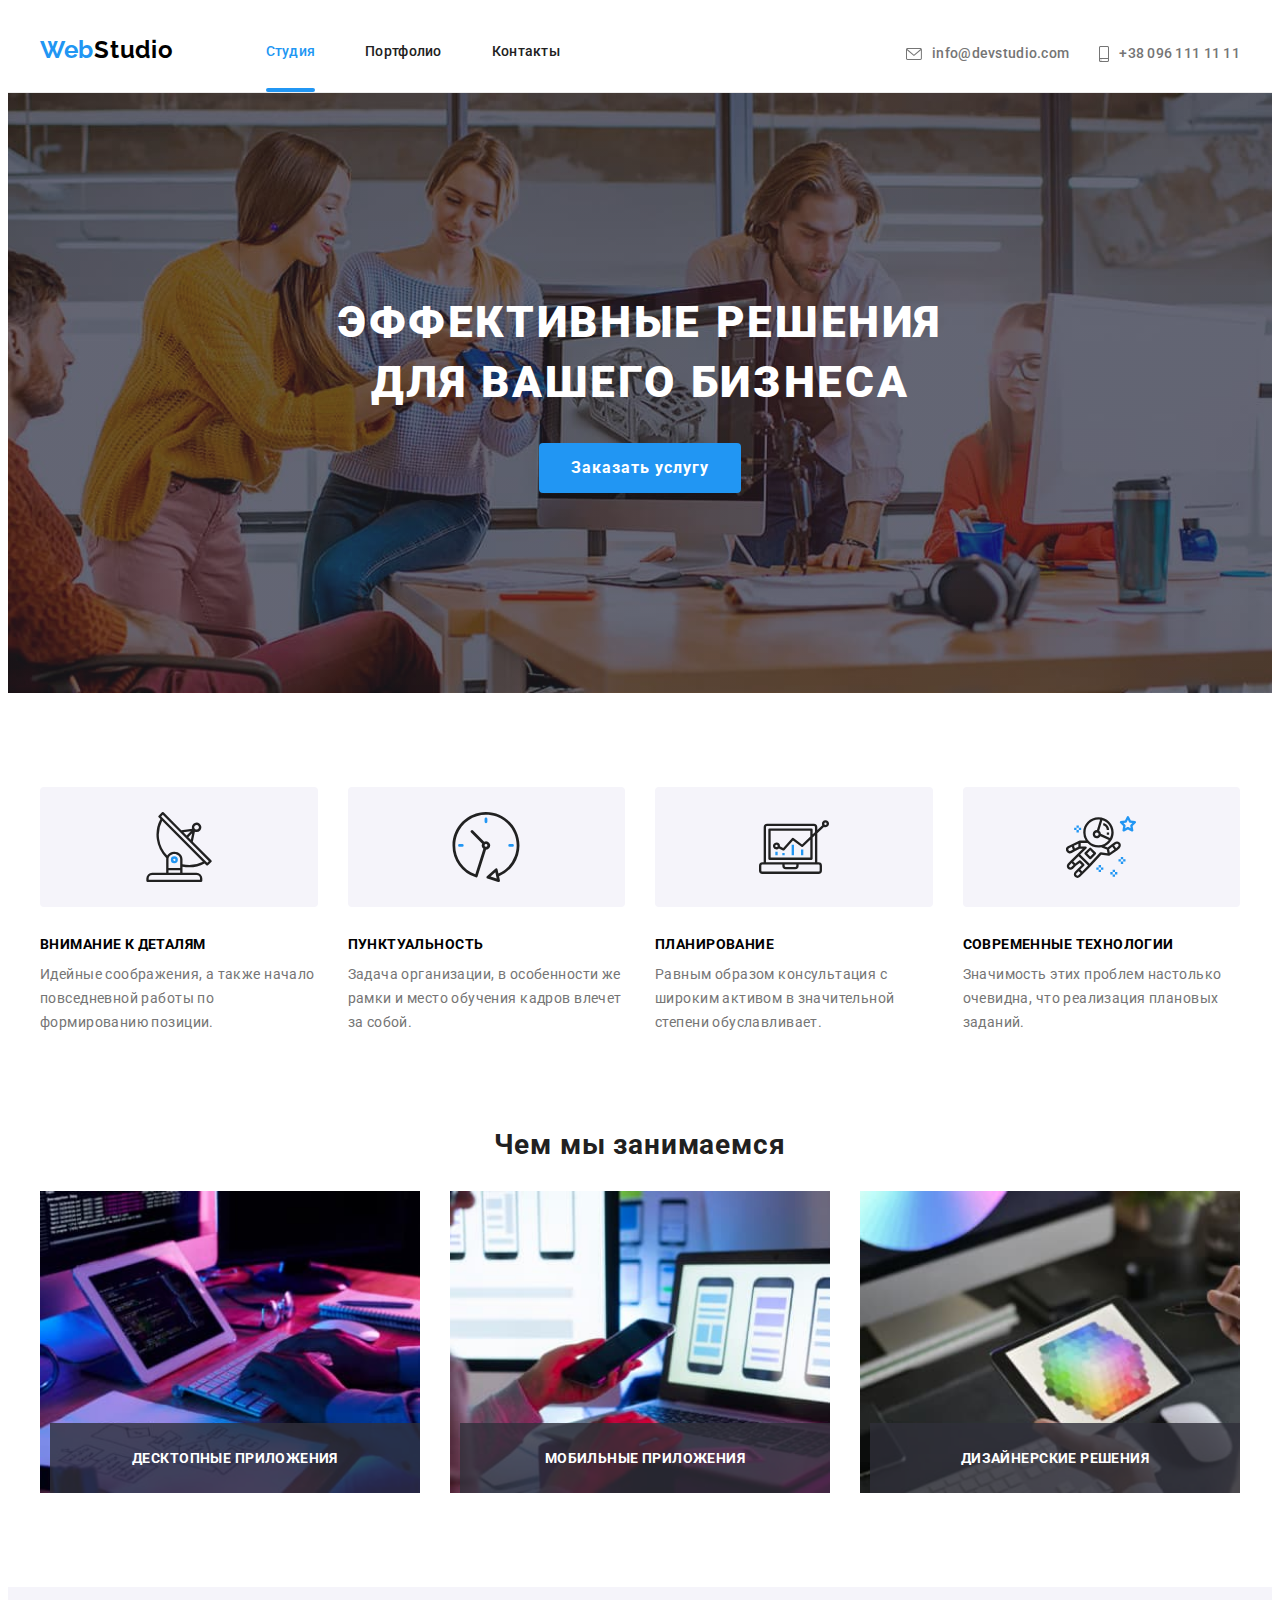
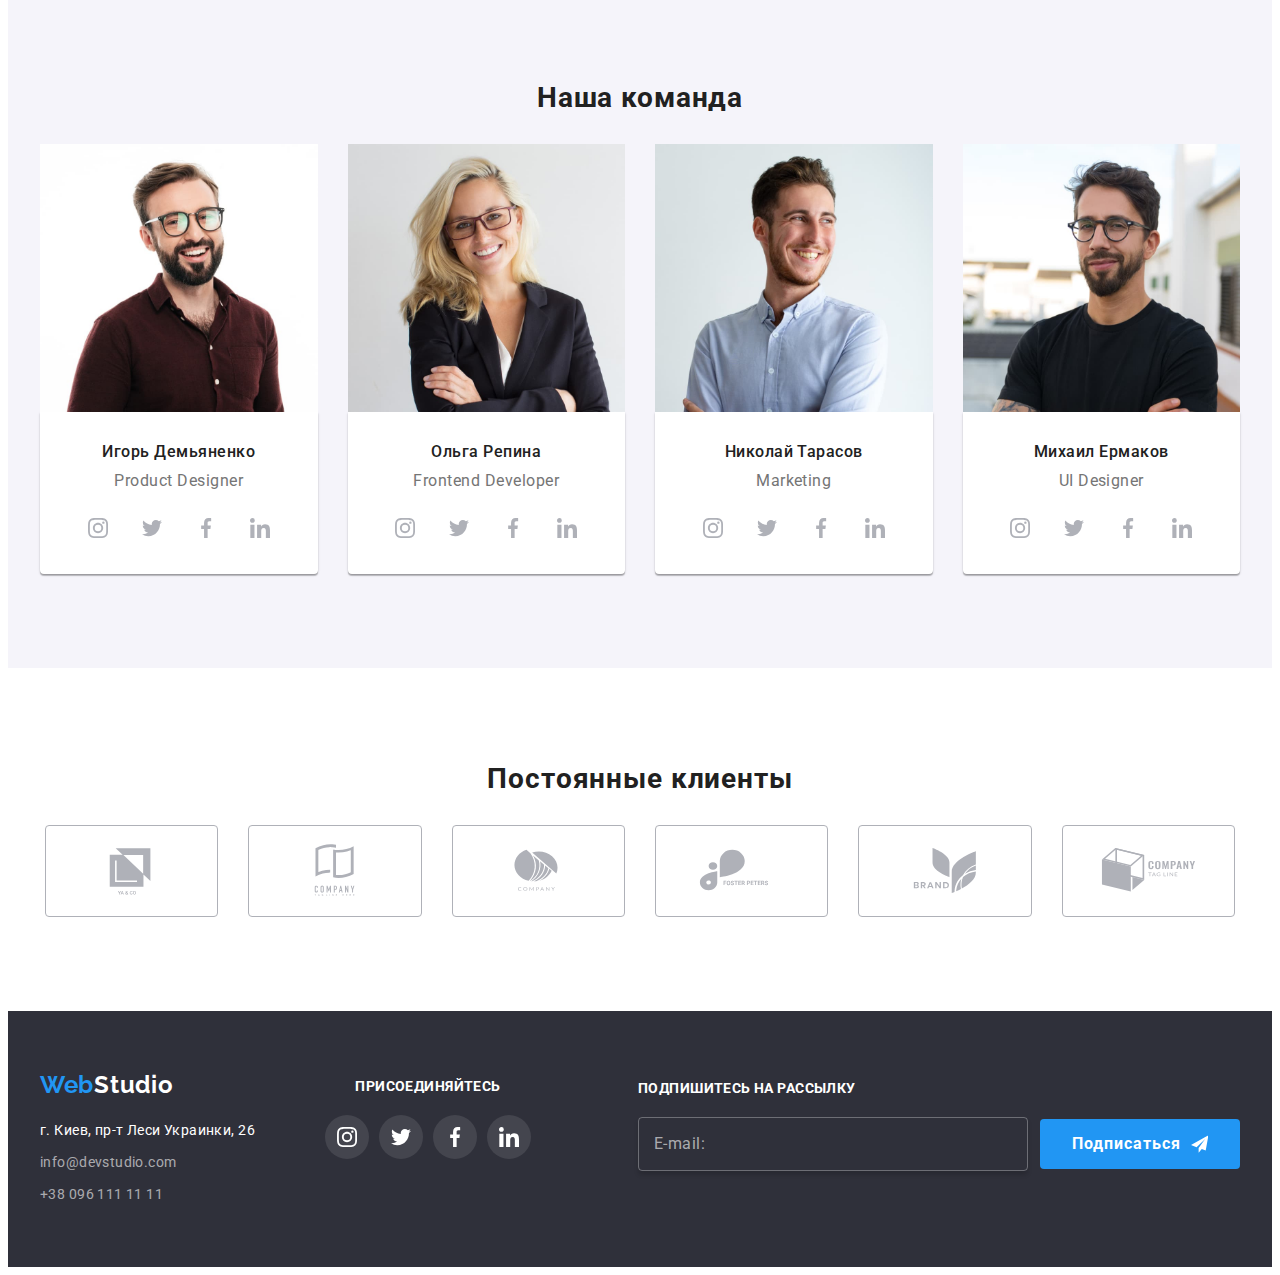
<file: index.html>
<!DOCTYPE html>
<html lang="ru">

<head>
  <meta charset="UTF-8" />
  <meta http-equiv="X-UA-Compatible" content="IE=edge" />
  <meta name="viewport" content="width=device-width, initial-scale=1.0" />
  <title>WebStudio</title>
  <link href="https://fonts.googleapis.com/css2?family=Raleway:wght@700&family=Roboto:wght@400;500;700;900&display=swap"
    rel="stylesheet" />
  <link rel="stylesheet" href="https://cdnjs.cloudflare.com/ajax/libs/modern-normalize/1.1.0/modern-normalize.min.css"
    integrity="sha512-wpPYUAdjBVSE4KJnH1VR1HeZfpl1ub8YT/NKx4PuQ5NmX2tKuGu6U/JRp5y+Y8XG2tV+wKQpNHVUX03MfMFn9Q=="
    crossorigin="anonymous" referrerpolicy="no-referrer" />
  <link rel="stylesheet" href="./css/main.min.css" />
</head>

<body>
  <header class="head">
    <div class="head-mob">
      <div>
        <div class="logo-btn-wrapper">
          <a class="link logo head-mob__logo logo--dark" href="./index.html">
            <p lang="en"><span class="logo__first-word">Web</span>Studio</p>
          </a>
          <button type="button" class="head-mob__btn menu-open">
            <svg width="40" height="40">
              <use href="./images/icons.svg#icon-menu-open"></use>
            </svg>
          </button>
        </div>
        <nav class="menu-nav is-hidden">
          <div>
            <button type="button" class="head-mob__btn menu-close">
              <svg width="40" height="40">
                <use href="./images/icons.svg#icon-menu-close"></use>
              </svg>
            </button>
            <ul class="list menu-nav__list">
              <li class="menu-nav__item "><a class="link menu-nav__link current" href="./index.html">Cтудия</a></li>
              <li class="menu-nav__item"><a class="link menu-nav__link" href="./portfolio.html">Портфолио</a></li>
              <li class="menu-nav__item"><a class="link menu-nav__link" href="">Контакты</a></li>
            </ul>
          </div>
          <div class="contacts menu-nav__contacts">
            <a class="link menu-nav__link contacts__tel" href="tel:+380961111111">
              +38 096 111 11 11
            </a>
            <a class="link menu-nav__link contacts__mail" href="mailto:info@devstudio.com">
              info@devstudio.com
            </a>
            <ul class="list menu-soc-list">
              <li class="menu-soc-list__item"><a class="link menu-nav__soc" href="">Instagram</a></li>
              <li class="menu-soc-list__item"><a class="link menu-nav__soc" href="">Twitter</a></li>
              <li class="menu-soc-list__item"><a class="link menu-nav__soc" href="">Facebook</a></li>
              <li class="menu-soc-list__item"><a class="link menu-nav__soc" href="">Linkedin</a></li>
            </ul>
          </div>
        </nav>
      </div>
    </div>
    <div class="container head__container">
      <nav class="head__nav">
        <a class="link logo head__logo logo--dark" href="./index.html">
          <p lang="en"><span class="logo__first-word">Web</span>Studio</p>
        </a>
        <ul class="list head__list">
          <li class="head__item current"><a class="link head__link current" href="./index.html">Cтудия</a></li>
          <li class="head__item"><a class="link head__link" href="./portfolio.html">Портфолио</a></li>
          <li class="head__item"><a class="link head__link" href="">Контакты</a></li>
        </ul>
      </nav>
      <div class="contacts head__contacts">
        <a class="link head__link contacts__mail" href="mailto:info@devstudio.com">
          <svg class="contacts__envelope" width="16" height="12">
            <use href="./images/icons.svg#envelope"></use>
          </svg>
          info@devstudio.com
        </a>
        <a class="link head__link contacts__tel" href="tel:+380961111111">
          <svg class="contacts__smartphone" width="10" height="16">
            <use href="./images/icons.svg#smartphone"></use>
          </svg>
          +38 096 111 11 11
        </a>
      </div>
    </div>
  </header>

  <main>
    <section class="hero">
      <div class="container hero__container">
        <h1 class="hero__title">
          Эффективные решения <span class="indent">для вашего бизнеса</span>
        </h1>
        <button data-modal-open class="btn hero__btn" type="button">Заказать услугу</button>
      </div>
    </section>

    <section class="section features">
      <div class="container">
        <h2 class="hidden">Наши преимущества</h2>
        <ul class="list features__list">
          <li class="features__item">
            <div class="features__icon-wrap">
              <svg class="" width="70" height="70">
                <use href="./images/icons.svg#icon-antenna"></use>
              </svg>
            </div>
            <h3 class="features__name">Внимание к деталям</h3>
            <p class="features__text">
              Идейные соображения, а также начало повседневной работы по формированию позиции.
            </p>
          </li>
          <li class="features__item">
            <div class="features__icon-wrap">
              <svg class="" width="70" height="70">
                <use href="./images/icons.svg#icon-clock"></use>
              </svg>
            </div>
            <h3 class="features__name">Пунктуальность</h3>
            <p class="features__text">
              Задача организации, в особенности же рамки и место обучения кадров влечет за собой.
            </p>
          </li>
          <li class="features__item">
            <div class="features__icon-wrap">
              <svg class="" width="70" height="70">
                <use href="./images/icons.svg#icon-diagram"></use>
              </svg>
            </div>
            <h3 class="features__name">Планирование</h3>
            <p class="features__text">
              Равным образом консультация с широким активом в значительной степени обуславливает.
            </p>
          </li>
          <li class="features__item">
            <div class="features__icon-wrap">
              <svg class="" width="70" height="70">
                <use href="./images/icons.svg#icon-astronaut"></use>
              </svg>
            </div>
            <h3 class="features__name">Современные технологии</h3>
            <p class="features__text">
              Значимость этих проблем настолько очевидна, что реализация плановых заданий.
            </p>
          </li>
        </ul>
      </div>
    </section>

    <section class="subject section">
      <div class="container">
        <h2 class="title subject__title">Чем мы занимаемся</h2>
        <ul class="list subject__list">
          <li class="subject__item">
            <picture>
              <source srcset="./images/box-1.jpg 1x,
              ./images/box-1-2x.jpg 2x" />
              <img src="./images/box-1.jpg" width="370" alt="руки человека на клавиатуре компьютера" />
            </picture>
            <div class="subject__text-wrap">
              <p class="subject__text">Десктопные приложения</p>
            </div>
          </li>
          <li class="subject__item">
            <picture>
              <source srcset="./images/box-2.jpg 1x,
                  ./images/box-2-2x.jpg 2x" />
              <img src="./images/box-2.jpg" width="370" alt="человек за компьютером, держащий в руке телефон" />
            </picture>
            <div class="subject__text-wrap">
              <p class="subject__text">Мобильные приложения</p>
            </div>
          </li>
          <li class="subject__item">
            <picture>
              <source srcset="./images/box-3.jpg 1x,
                    ./images/box-3-2x.jpg 2x" />
              <img src="./images/box-3.jpg" width="370" alt="человек, рисующий на планшете" />
            </picture>
            <div class="subject__text-wrap">
              <p class="subject__text">Дизайнерские решения</p>
            </div>
          </li>
        </ul>
      </div>
    </section>

    <section class="team section">
      <div class="container">
        <h2 class="title team__title">Наша команда</h2>
        <ul class="list team__list">
          <li class="team__item">
            <picture>
              <source srcset="./images/img-1.jpg 1x,
              ./images/img-1-2x.jpg 2x" media="(min-width: 1200px)" />
              <source srcset="./images/img-1-tab.jpg 1x,
              ./images/img-1-tab-2x.jpg 2x" media="(min-width: 768px)" />
              <source srcset="./images/img-1-mob.jpg 1x,
              ./images/img-1-mob-2x.jpg 2x" media="(min-width: 320px)" />
              <img class="team__photo" src="./images/img-1.jpg" width="270" alt="Фото Игоря Демьяненко" />
            </picture>
            <div class="team__label">
              <h3 class="team__name">Игорь Демьяненко</h3>
              <p class="team__position" lang="en">Product Designer</p>
              <ul class="list social">
                <li class="social__item">
                  <a class="link social__link" href="">
                    <svg class="social__icon" width="20" height="20">
                      <use href="./images/icons.svg#icon-instagram"></use>
                    </svg>
                  </a>
                </li>
                <li class="social__item">
                  <a class="link social__link" href="">
                    <svg class="social__icon" width="20" height="20">
                      <use href="./images/icons.svg#icon-twitter"></use>
                    </svg>
                  </a>
                </li>
                <li class="social__item">
                  <a class="link social__link" href="">
                    <svg class="social__icon" width="20" height="20">
                      <use href="./images/icons.svg#icon-facebook"></use>
                    </svg>
                  </a>
                </li>
                <li class="social__item">
                  <a class="link social__link" href="">
                    <svg class="social__icon" width="20" height="20">
                      <use href="./images/icons.svg#icon-linkedin"></use>
                    </svg>
                  </a>
                </li>
              </ul>
            </div>
          </li>
          <li class="team__item">
            <picture>
              <source srcset="./images/img-2.jpg 1x,
              ./images/img-2-2x.jpg 2x" media="(min-width: 1200px)" />
              <source srcset="./images/img-2-tab.jpg 1x,
              ./images/img-2-tab-2x.jpg 2x" media="(min-width: 768px)" />
              <source srcset="./images/img-2-mob.jpg 1x,
              ./images/img-2-mob-2x.jpg 2x" media="(min-width: 320px)" />
              <img class="team__photo" src="./images/img-2.jpg" width="270" alt="Фото Ольги Репиной" />
            </picture>
            <div class="team__label">
              <h3 class="team__name">Ольга Репина</h3>
              <p class="team__position" lang="en">Frontend Developer</p>
              <ul class=" list social">
                <li class="social__item">
                  <a class="link social__link" href="">
                    <svg class="social__icon" width="20" height="20">
                      <use href="./images/icons.svg#icon-instagram"></use>
                    </svg>
                  </a>
                </li>
                <li class="social__item">
                  <a class="link social__link" href="">
                    <svg class="social__icon" width="20" height="20">
                      <use href="./images/icons.svg#icon-twitter"></use>
                    </svg>
                  </a>
                </li>
                <li class="social__item">
                  <a class="link social__link" href="">
                    <svg class="social__icon" width="20" height="20">
                      <use href="./images/icons.svg#icon-facebook"></use>
                    </svg>
                  </a>
                </li>
                <li class="social__item">
                  <a class="link social__link" href="">
                    <svg class="social__icon" width="20" height="20">
                      <use href="./images/icons.svg#icon-linkedin"></use>
                    </svg>
                  </a>
                </li>
              </ul>
            </div>
          </li>
          <li class="team__item">
            <picture>
              <source srcset="./images/img-3.jpg 1x,
              ./images/img-3-2x.jpg 2x" media="(min-width: 1200px)" />
              <source srcset="./images/img-3-tab.jpg 1x,
              ./images/img-3-tab-2x.jpg 2x" media="(min-width: 768px)" />
              <source srcset="./images/img-3-mob.jpg 1x,
              ./images/img-3-mob-2x.jpg 2x" media="(min-width: 320px)" />
              <img class="team__photo" src="./images/img-3.jpg" width="270" alt="Фото Николая Тарасова" />
            </picture>
            <div class="team__label">
              <h3 class="team__name">Николай Тарасов</h3>
              <p class="team__position" lang="en">Marketing</p>
              <ul class="list social">
                <li class="social__item">
                  <a class="link social__link" href="">
                    <svg class="social__icon" width="20" height="20">
                      <use href="./images/icons.svg#icon-instagram"></use>
                    </svg>
                  </a>
                </li>
                <li class="social__item">
                  <a class="link social__link" href="">
                    <svg class="social__icon" width="20" height="20">
                      <use href="./images/icons.svg#icon-twitter"></use>
                    </svg>
                  </a>
                </li>
                <li class="social__item">
                  <a class="link social__link" href="">
                    <svg class="social__icon" width="20" height="20">
                      <use href="./images/icons.svg#icon-facebook"></use>
                    </svg>
                  </a>
                </li>
                <li class="social__item">
                  <a class="link social__link" href="">
                    <svg class="social__icon" width="20" height="20">
                      <use href="./images/icons.svg#icon-linkedin"></use>
                    </svg>
                  </a>
                </li>
              </ul>
            </div>
          </li>
          <li class="team__item">
            <picture>
              <source srcset="./images/img-4.jpg 1x,
              ./images/img-4-2x.jpg 2x" media="(min-width: 1200px)" />
              <source srcset="./images/img-4-tab.jpg 1x,
              ./images/img-4-tab-2x.jpg 2x" media="(min-width: 768px)" />
              <source srcset="./images/img-4-mob.jpg 1x,
              ./images/img-4-mob-2x.jpg 2x" media="(min-width: 320px)" />
              <img class="team__photo" src="./images/img-4.jpg" width="270" alt="Фото Михаила Ермакова" />
            </picture>
            <div class="team__label">
              <h3 class="team__name">Михаил Ермаков</h3>
              <p class="team__position" lang="en">UI Designer</p>
              <ul class="list social">
                <li class="social__item">
                  <a class="link social__link" href="">
                    <svg class="social__icon" width="20" height="20">
                      <use href="./images/icons.svg#icon-instagram"></use>
                    </svg>
                  </a>
                </li>
                <li class="social__item">
                  <a class="link social__link" href="">
                    <svg class="social__icon" width="20" height="20">
                      <use href="./images/icons.svg#icon-twitter"></use>
                    </svg>
                  </a>
                </li>
                <li class="social__item">
                  <a class="link social__link" href="">
                    <svg class="social__icon" width="20" height="20">
                      <use href="./images/icons.svg#icon-facebook"></use>
                    </svg>
                  </a>
                </li>
                <li class="social__item">
                  <a class="link social__link" href="">
                    <svg class="social__icon" width="20" height="20">
                      <use href="./images/icons.svg#icon-linkedin"></use>
                    </svg>
                  </a>
                </li>
              </ul>
            </div>
          </li>
        </ul>
      </div>
    </section>
    <section class="clients section">
      <div class="container">
        <h2 class="title clients__title">Постоянные клиенты</h2>
        <ul class="list clients__list">
          <li class="clients__item">
            <a href="" class="link clients__link">
              <svg class="clients__icon" width="106" height="60">
                <use href="./images/icons.svg#icon-client1"></use>
              </svg>
            </a>
          </li>
          <li class="clients__item">
            <a href="" class="link clients__link">
              <svg class="clients__icon" width="106" height="60">
                <use href="./images/icons.svg#icon-client2"></use>
              </svg>
            </a>
          </li>

          <li class="clients__item">
            <a href="" class="link clients__link">
              <svg class="clients__icon" width="106" height="60">
                <use href="./images/icons.svg#icon-client3"></use>
              </svg>
            </a>
          </li>
          <li class="clients__item">
            <a href="" class="link clients__link">
              <svg class="clients__icon" width="106" height="60">
                <use href="./images/icons.svg#icon-client4"></use>
              </svg>
            </a>
          </li>
          <li class="clients__item">
            <a href="" class="link clients__link">
              <svg class="clients__icon" width="106" height="60">
                <use href="./images/icons.svg#icon-client5"></use>
              </svg>
            </a>
          </li>
          <li class="clients__item">
            <a href="" class="link clients__link">
              <svg class="clients__icon" width="106" height="60">
                <use href="./images/icons.svg#icon-client6"></use>
              </svg>
            </a>
          </li>
        </ul>
      </div>
    </section>
  </main>

  <footer class="footer">
    <div class="container footer-wrap">
      <div class="footer-wrap__top-part">
        <div class="footer-wrap__logo-address">
          <a class="link logo footer__logo logo--light" href="./index.html">
            <p lang="en"><span class="logo__first-word">Web</span>Studio</p>
          </a>
          <address class="address">
            <ul class="list address__list">
              <li class="address__item">
                <a class="link address__link address__link--white " href="">г. Киев, пр-т Леси Украинки, 26 </a>
              </li>
              <li class="address__item">
                <a class="link address__link" href="mailto:info@devstudio.com">info@devstudio.com</a>
              </li>
              <li class="address__item">
                <a class="link address__link" href="tel:+380961111111">+38 096 111 11 11</a>
              </li>
            </ul>
          </address>
        </div>
        <div class="join">
          <p class="join__text">Присоединяйтесь</p>
          <ul class="list join__list-social">
            <li class="join__social-item">
              <a class="link join__social-link" href="">
                <svg class="join__social-icon" width="20" height="20">
                  <use href="./images/icons.svg#icon-instagram"></use>
                </svg>
              </a>
            </li>
            <li class="join__social-item">
              <a class="link join__social-link" href="">
                <svg class="join__social-icon" width="20" height="20">
                  <use href="./images/icons.svg#icon-twitter"></use>
                </svg>
              </a>
            </li>
            <li class="join__social-item">
              <a class="link join__social-link" href="">
                <svg class="join__social-icon" width="20" height="20">
                  <use href="./images/icons.svg#icon-facebook"></use>
                </svg>
              </a>
            </li>
            <li class="join__social-item">
              <a class="link join__social-link" href="">
                <svg class="join__social-icon" width="20" height="20">
                  <use href="./images/icons.svg#icon-linkedin"></use>
                </svg>
              </a>
            </li>
          </ul>
        </div>
      </div>
      <div class="abonnement">
        <p class="abonnement__text">Подпишитесь на рассылку</p>
        <form name="abonnement" autocomplete="on" class="abonnement__form">
          <div class="abonnement__input-wrapper">
            <label for="email" class="abonnement__label">E-mail:</label>
            <input type="email" name="user-email" id="email" class="abonnement__input">
          </div>
          <button type="submit" class="btn abonnement__btn">
            Подписаться
            <svg class="btn__icon-send" width="24" height="24">
              <use href="./images/icons.svg#icon-send"></use>
            </svg>
          </button>
        </form>
      </div>
    </div>
  </footer>

  <div class="backdrop is-hidden" data-modal>
    <div class="container">
      <div class="modal">
        <button type="button" class="modal__close" data-modal-close>&#10006;</button>
        <p class="modal__title">Оставьте свои данные, мы вам перезвоним</p>
        <form class="form" autocomplete="off">
          <div class="form__field">
            <label for="inp-name" class="form-label">Имя</label>
            <input class="form-input" type="text" name="Name" id="inp-name" autofocus required />
            <svg class="form-icon" width="18" height="18">
              <use href="./images/icons.svg#icon-person"></use>
            </svg>
          </div>
          <div class="form__field">
            <label for="inp-tel" class="form-label">Телефон</label>
            <input class="form-input" type="tel" name="Phone" id="inp-tel" required />
            <svg class="form-icon" width="18" height="18">
              <use href="./images/icons.svg#icon-tel"></use>
            </svg>
          </div>
          <div class="form__field">
            <label for="inp-email" class="form-label">Почта</label>
            <input class="form-input" type="email" name="E-mail" id="inp-email" />
            <svg class="form-icon" width="18" height="18">
              <use href="./images/icons.svg#icon-post"></use>
            </svg>
          </div>
          <div class="form__field field-textarea">
            <label class="form-label" for="inp-textarea">Комментарий</label>
            <textarea class="form-textarea" name="comment" id="inp-textarea" placeholder="Введите текст"></textarea>
          </div>
          <div class="form__check">
            <input type="checkbox" class="checkbox" name="agree" id="inp-check" />
            <label for="inp-check" class="checkbox-label">
              Соглашаюсь с рассылкой и принимаю <a href="" class="link-checkbox">Условия
                договора</a>
            </label>
          </div>
          <button type="submit" class="btn modal__btn">Отправить</button>
        </form>
      </div>
    </div>
  </div>

  <script src="./js/modal.js"></script>
  <script src="./js/mobile-menu.js"></script>

</body>

</html>
</file>
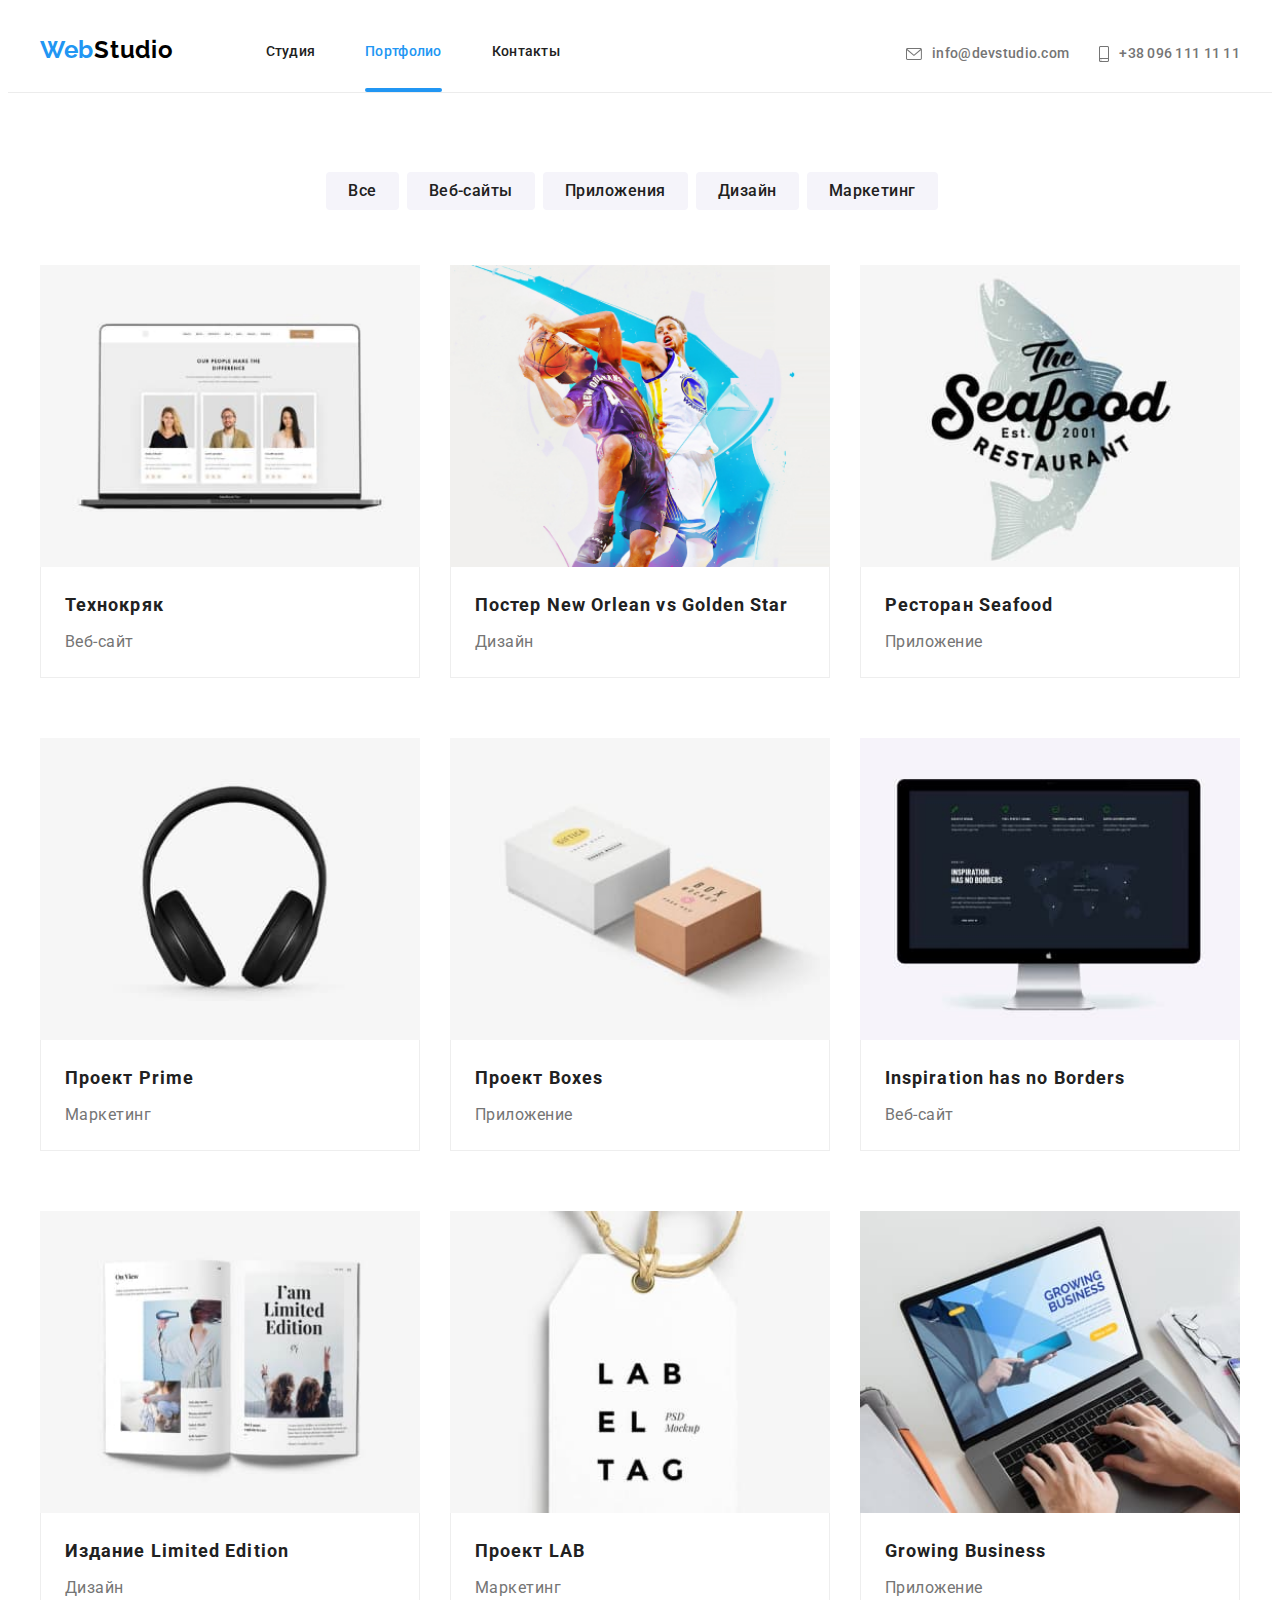
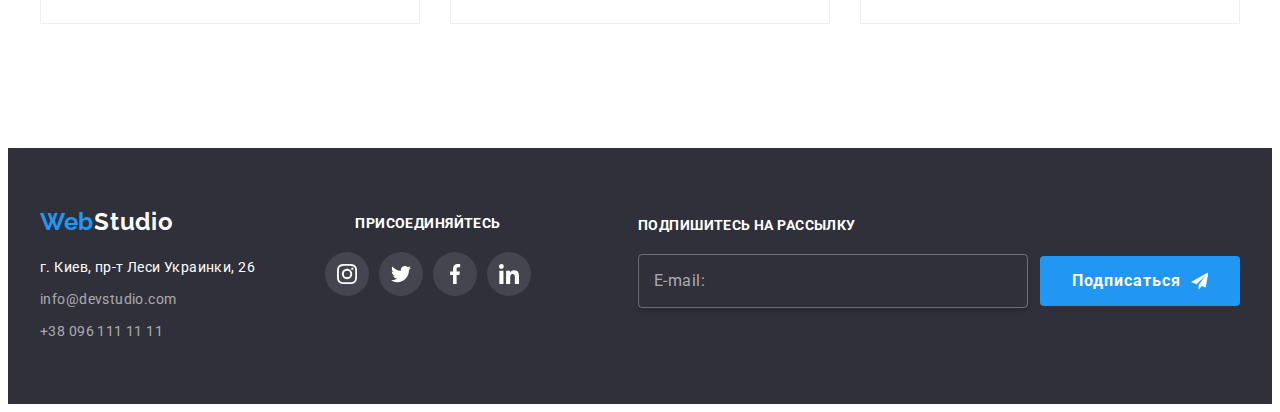
<file: portfolio.html>
<!DOCTYPE html>
<html lang="ru">

<head>
  <meta charset="UTF-8" />
  <meta http-equiv="X-UA-Compatible" content="IE=edge" />
  <meta name="viewport" content="width=device-width, initial-scale=1.0" />
  <title>WebStudio</title>
  <link href="https://fonts.googleapis.com/css2?family=Raleway:wght@700&family=Roboto:wght@400;500;700;900&display=swap"
    rel="stylesheet" />
  <link rel="stylesheet" href="https://cdnjs.cloudflare.com/ajax/libs/modern-normalize/1.1.0/modern-normalize.min.css"
    integrity="sha512-wpPYUAdjBVSE4KJnH1VR1HeZfpl1ub8YT/NKx4PuQ5NmX2tKuGu6U/JRp5y+Y8XG2tV+wKQpNHVUX03MfMFn9Q=="
    crossorigin="anonymous" referrerpolicy="no-referrer" />
  <link rel="stylesheet" href="./css/main.min.css" />
</head>

<body>
  <header class="head">
    <div class="head-mob">
      <div>
        <div class="logo-btn-wrapper">
          <a class="link logo head-mob__logo logo--dark" href="./index.html">
            <p lang="en"><span class="logo__first-word">Web</span>Studio</p>
          </a>
          <button type="button" class="head-mob__btn menu-open">
            <svg width="40" height="40">
              <use href="./images/icons.svg#icon-menu-open"></use>
            </svg>
          </button>
        </div>
        <nav class="menu-nav is-hidden">
          <div>
            <button type="button" class="head-mob__btn menu-close">
              <svg width="40" height="40">
                <use href="./images/icons.svg#icon-menu-close"></use>
              </svg>
            </button>
            <ul class="list menu-nav__list">
              <li class="menu-nav__item "><a class="link menu-nav__link" href="./index.html">Cтудия</a></li>
              <li class="menu-nav__item"><a class="link menu-nav__link current" href="./portfolio.html">Портфолио</a>
              </li>
              <li class="menu-nav__item"><a class="link menu-nav__link" href="">Контакты</a></li>
            </ul>
          </div>
          <div class="contacts menu-nav__contacts">
            <a class="link menu-nav__link contacts__tel" href="tel:+380961111111">
              +38 096 111 11 11
            </a>
            <a class="link menu-nav__link contacts__mail" href="mailto:info@devstudio.com">
              info@devstudio.com
            </a>
            <ul class="list menu-soc-list">
              <li class="menu-soc-list__item"><a class="link menu-nav__soc" href="">Instagram</a></li>
              <li class="menu-soc-list__item"><a class="link menu-nav__soc" href="">Twitter</a></li>
              <li class="menu-soc-list__item"><a class="link menu-nav__soc" href="">Facebook</a></li>
              <li class="menu-soc-list__item"><a class="link menu-nav__soc" href="">Linkedin</a></li>
            </ul>
          </div>
        </nav>
      </div>
    </div>
    <div class="container head__container">
      <nav class="head__nav">
        <a class="link logo head__logo logo--dark" href="./index.html">
          <p lang="en"><span class="logo__first-word">Web</span>Studio</p>
        </a>
        <ul class="list head__list">
          <li class="head__item"><a class="link head__link" href="./index.html">Cтудия</a></li>
          <li class="head__item current"><a class="link head__link current" href="./portfolio.html">Портфолио</a></li>
          <li class="head__item"><a class="link head__link" href="">Контакты</a></li>
        </ul>
      </nav>
      <div class="contacts head__contacts">
        <a class="link head__link contacts__mail" href="mailto:info@devstudio.com">
          <svg class="contacts__envelope" width="16" height="12">
            <use href="./images/icons.svg#envelope"></use>
          </svg>
          info@devstudio.com
        </a>
        <a class="link head__link contacts__tel" href="tel:+380961111111">
          <svg class="contacts__smartphone" width="10" height="16">
            <use href="./images/icons.svg#smartphone"></use>
          </svg>
          +38 096 111 11 11
        </a>
      </div>
    </div>
  </header>

  <main>
    <section class="portfolio section">
      <div class="container">
        <ul class="list list-selection">
          <li class="list-selection__item">
            <button class="list-selection__btn" type="button">Все</button>
          </li>
          <li class="list-selection__item">
            <button class="list-selection__btn" type="button">Веб-сайты</button>
          </li>
          <li class="list-selection__item">
            <button class="list-selection__btn" type="button">Приложения</button>
          </li>
          <li class="list-selection__item">
            <button class="list-selection__btn" type="button">Дизайн</button>
          </li>
          <li class="list-selection__item">
            <button class="list-selection__btn" type="button">Маркетинг</button>
          </li>
        </ul>
        <ul class="list products-list">
          <li class="product products-list__item">
            <a class="product__link" href="">
              <div class="product__picture">
                <picture class="product__photo">
                  <source srcset="
                  ./images/images-portfolio/tehnokryak.jpg 1x,
                   ./images/images-portfolio/tehnokryak-2x.jpg 2x
                  " media="(min-width: 1200px)" />
                  <source srcset="
                  ./images/images-portfolio/tehnokryak-tab-1x.jpg 1x,
                   ./images/images-portfolio/tehnokryak-tab-2x.jpg 2x
                  " media="(min-width: 768px)" />
                  <source srcset="
                  ./images/images-portfolio/tehnokryak-mob-1x.jpg 1x,
                   ./images/images-portfolio/tehnokryak-mob-2x.jpg 2x
                  " media="(min-width: 320px)" />
                  <img src="./images/images-portfolio/tehnokryak.jpg" alt="Ноутбук" width="370" />
                </picture>
                <p class="product__text">Ресурс предлагает комплексные предложения с разным уровнем функционала и
                  сервисов.
                  Все это позволит посетителю получить исчерпывающие сведения о компании или частном лице.</p>
              </div>
              <div class="product__label">
                <h2 class="product__name">Технокряк</h2>
                <p class="product__type">Веб-сайт</p>
              </div>
            </a>
          </li>
          <li class="product products-list__item">
            <a class="product__link" href="">
              <div class="product__picture">
                <picture class="product__photo">
                  <source srcset="
                    ./images/images-portfolio/poster.jpg 1x,
                      ./images/images-portfolio/poster-2x.jpg 2x
                    " media="(min-width: 1200px)" />
                  <source srcset="
                    ./images/images-portfolio/poster-tab-1x.jpg 1x,
                      ./images/images-portfolio/poster-tab-2x.jpg 2x
                    " media="(min-width: 768px)" />
                  <source srcset="
                    ./images/images-portfolio/poster-mob-1x.jpg 1x,
                      ./images/images-portfolio/poster-mob-2x.jpg 2x
                    " media="(min-width: 320px)" />
                  <img src="./images/images-portfolio/poster.jpg" alt="Два баскетболиста" width="370" />
                </picture>
                <p class="product__text">Ресурс предлагает комплексные предложения с разным уровнем функционала и
                  сервисов.
                  Все это позволит посетителю получить исчерпывающие сведения о компании или частном лице.</p>
              </div>
              <div class="product__label">
                <h2 class="product__name">Постер <span lang="en">New Orlean vs Golden Star</span></h2>
                <p class="product__type">Дизайн</p>
              </div>
            </a>
          </li>
          <li class="product products-list__item">
            <a class="product__link" href="">
              <div class="product__picture">
                <picture class="product__photo">
                  <source srcset="./images/images-portfolio/restoran.jpg 1x,
                      ./images/images-portfolio/restoran-2x.jpg 2x
                    " media="(min-width: 1200px)" />
                  <source srcset="
                    ./images/images-portfolio/restoran-tab-1x.jpg 1x,
                      ./images/images-portfolio/restoran-tab-2x.jpg 2x
                    " media="(min-width: 768px)" />
                  <source srcset="
                    ./images/images-portfolio/restoran-mob-1x.jpg 1x,
                      ./images/images-portfolio/restoran-mob-2x.jpg 2x
                    " media="(min-width: 320px)" />
                  <img src="./images/images-portfolio/restoran.jpg" alt="Логотип ресторана" width="370" />
                </picture>
                <p class="product__text">Ресурс предлагает комплексные предложения с разным уровнем функционала и
                  сервисов.
                  Все это позволит посетителю получить исчерпывающие сведения о компании или частном лице.</p>
              </div>
              <div class="product__label">
                <h2 class="product__name">Ресторан Seafood</h2>
                <p class="product__type">Приложение</p>
              </div>
            </a>
          </li>
          <li class="product products-list__item">
            <a class="product__link" href="">
              <div class="product__picture">
                <picture class="product__photo">
                  <source srcset="./images/images-portfolio/prime.jpg 1x,
                  ./images/images-portfolio/prime-2x.jpg 2x
                    " media="(min-width: 1200px)" />
                  <source srcset="
                  ./images/images-portfolio/prime-tab-1x.jpg 1x,
                      ./images/images-portfolio/prime-tab-2x.jpg 2x
                    " media="(min-width: 768px)" />
                  <source srcset="
                  ./images/images-portfolio/prime-mob-1x.jpg 1x,
                      ./images/images-portfolio/prime-mob-2x.jpg 2x
                    " media="(min-width: 320px)" />
                  <img src="./images/images-portfolio/prime.jpg" alt="Наушники" width="370" />
                </picture>
                <p class="product__text">Ресурс предлагает комплексные предложения с разным уровнем функционала и
                  сервисов.
                  Все это позволит посетителю получить исчерпывающие сведения о компании или частном лице.</p>
              </div>
              <div class="product__label">
                <h2 class="product__name">Проект <span lang="en">Prime</span></h2>
                <p class="product__type">Маркетинг</p>
              </div>
            </a>
          </li>
          <li class="product products-list__item">
            <a class="product__link" href="">
              <div class="product__picture">
                <picture class="product__photo">
                  <source srcset="./images/images-portfolio/boxes.jpg 1x,
                      ./images/images-portfolio/boxes-2x.jpg 2x
                    " media="(min-width: 1200px)" />
                  <source srcset="
                    ./images/images-portfolio/boxes-tab-1x.jpg 1x,
                      ./images/images-portfolio/boxes-tab-2x.jpg 2x
                    " media="(min-width: 768px)" />
                  <source srcset="
                    ./images/images-portfolio/boxes-mob-1x.jpg 1x,
                      ./images/images-portfolio/boxes-mob-2x.jpg 2x
                    " media="(min-width: 320px)" />
                  <img src="./images/images-portfolio/boxes.jpg" alt="Две коробки" width="370" />
                </picture>
                <p class="product__text">Ресурс предлагает комплексные предложения с разным уровнем функционала и
                  сервисов.
                  Все это позволит посетителю получить исчерпывающие сведения о компании или частном лице.</p>
              </div>
              <div class="product__label">
                <h2 class="product__name">Проект <span lang="en">Boxes</span></h2>
                <p class="product__type">Приложение</p>
              </div>
            </a>
          </li>
          <li class="product products-list__item">
            <a class="product__link" href="">
              <div class="product__picture">
                <picture class="product__photo">
                  <source srcset="./images/images-portfolio/inspiration.jpg 1x,
                      ./images/images-portfolio/inspiration-2x.jpg 2x
                    " media="(min-width: 1200px)" />
                  <source srcset="
                    ./images/images-portfolio/inspiration-tab-1x.jpg 1x,
                      ./images/images-portfolio/inspiration-tab-2x.jpg 2x
                    " media="(min-width: 768px)" />
                  <source srcset="
                    ./images/images-portfolio/inspiration-mob-1x.jpg 1x,
                      ./images/images-portfolio/inspiration-mob-2x.jpg 2x
                    " media="(min-width: 320px)" />
                  <img src="./images/images-portfolio/inspiration.jpg" alt="Монитор" width="370" />
                </picture>
                <p class="product__text">Ресурс предлагает комплексные предложения с разным уровнем функционала и
                  сервисов.
                  Все это позволит посетителю получить исчерпывающие сведения о компании или частном лице.</p>
              </div>
              <div class="product__label">
                <h2 class="product__name" lang="en">Inspiration has no Borders</h2>
                <p class="product__type">Веб-сайт</p>
              </div>
            </a>
          </li>
          <li class="product products-list__item">
            <a class="product__link" href="">
              <div class="product__picture">
                <picture class="product__photo">
                  <source srcset="./images/images-portfolio/limited.jpg 1x,
                      ./images/images-portfolio/limited-2x.jpg 2x
                    " media="(min-width: 1200px)" />
                  <source srcset="
                    ./images/images-portfolio/limited-tab-1x.jpg 1x,
                      ./images/images-portfolio/limited-tab-2x.jpg 2x
                    " media="(min-width: 768px)" />
                  <source srcset="
                    ./images/images-portfolio/limited-mob-1x.jpg 1x,
                      ./images/images-portfolio/limited-mob-2x.jpg 2x
                    " media="(min-width: 320px)" />
                  <img src="./images/images-portfolio/limited.jpg" alt="Разворот журнала" width="370" />
                </picture>
                <p class="product__text">Ресурс предлагает комплексные предложения с разным уровнем функционала и
                  сервисов.
                  Все это позволит посетителю получить исчерпывающие сведения о компании или частном лице.</p>
              </div>
              <div class="product__label">
                <h2 class="product__name">Издание <span lang="en">Limited Edition</span></h2>
                <p class="product__type">Дизайн</p>
              </div>
            </a>
          </li>
          <li class="product products-list__item">
            <a class="product__link" href="">
              <div class="product__picture">
                <picture class="product__photo">
                  <source srcset="./images/images-portfolio/lab.jpg 1x,
                      ./images/images-portfolio/lab-2x.jpg 2x
                    " media="(min-width: 1200px)" />
                  <source srcset="
                    ./images/images-portfolio/lab-tab-1x.jpg 1x,
                      ./images/images-portfolio/lab-tab-2x.jpg 2x
                    " media="(min-width: 768px)" />
                  <source srcset="
                    ./images/images-portfolio/lab-mob-1x.jpg 1x,
                      ./images/images-portfolio/lab-mob-2x.jpg 2x
                    " media="(min-width: 320px)" />
                  <img src="./images/images-portfolio/lab.jpg" alt="Лейбл с текстовым логотипом" width="370" />
                </picture>
                <p class="product__text">Ресурс предлагает комплексные предложения с разным уровнем функционала и
                  сервисов.
                  Все это позволит посетителю получить исчерпывающие сведения о компании или частном лице.</p>
              </div>
              <div class="product__label">
                <h2 class="product__name">Проект <span lang="en">LAB</span></h2>
                <p class="product__type">Маркетинг</p>
              </div>
            </a>
          </li>
          <li class="product products-list__item">
            <a class="product__link" href="">
              <div class="product__picture">
                <picture class="product__photo">
                  <source srcset="./images/images-portfolio/growing.jpg 1x,
                      ./images/images-portfolio/growing-2x.jpg 2x
                    " media="(min-width: 1200px)" />
                  <source srcset="
                    ./images/images-portfolio/growing-tab-1x.jpg 1x,
                      ./images/images-portfolio/growing-tab-2x.jpg 2x
                    " media="(min-width: 768px)" />
                  <source srcset="
                    ./images/images-portfolio/growing-mob-1x.jpg 1x,
                      ./images/images-portfolio/growing-mob-2x.jpg 2x
                    " media="(min-width: 320px)" />
                  <img src="./images/images-portfolio/growing.jpg" alt="Работа за компьютером" width="370" />
                </picture>
                <p class="product__text">Ресурс предлагает комплексные предложения с разным уровнем функционала и
                  сервисов.
                  Все это позволит посетителю получить исчерпывающие сведения о компании или частном лице.</p>
              </div>
              <div class="product__label">
                <h2 class="product__name" lang="en">Growing Business</h2>
                <p class="product__type">Приложение</p>
              </div>
            </a>
          </li>
        </ul>
      </div>
    </section>
  </main>

  <footer class="footer">
    <div class="container footer-wrap">
      <div class="footer-wrap__top-part">
        <div class="footer-wrap__logo-address">
          <a class="link logo footer__logo logo--light" href="./index.html">
            <p lang="en"><span class="logo__first-word">Web</span>Studio</p>
          </a>
          <address class="address">
            <ul class="list address__list">
              <li class="address__item">
                <a class="link address__link address__link--white " href="">г. Киев, пр-т Леси Украинки, 26 </a>
              </li>
              <li class="address__item">
                <a class="link address__link" href="mailto:info@devstudio.com">info@devstudio.com</a>
              </li>
              <li class="address__item">
                <a class="link address__link" href="tel:+380961111111">+38 096 111 11 11</a>
              </li>
            </ul>
          </address>
        </div>
        <div class="join">
          <p class="join__text">Присоединяйтесь</p>
          <ul class="list join__list-social">
            <li class="join__social-item">
              <a class="link join__social-link" href="">
                <svg class="join__social-icon" width="20" height="20">
                  <use href="./images/icons.svg#icon-instagram"></use>
                </svg>
              </a>
            </li>
            <li class="join__social-item">
              <a class="link join__social-link" href="">
                <svg class="join__social-icon" width="20" height="20">
                  <use href="./images/icons.svg#icon-twitter"></use>
                </svg>
              </a>
            </li>
            <li class="join__social-item">
              <a class="link join__social-link" href="">
                <svg class="join__social-icon" width="20" height="20">
                  <use href="./images/icons.svg#icon-facebook"></use>
                </svg>
              </a>
            </li>
            <li class="join__social-item">
              <a class="link join__social-link" href="">
                <svg class="join__social-icon" width="20" height="20">
                  <use href="./images/icons.svg#icon-linkedin"></use>
                </svg>
              </a>
            </li>
          </ul>
        </div>
      </div>
      <div class="abonnement">
        <p class="abonnement__text">Подпишитесь на рассылку</p>
        <form name="abonnement" autocomplete="on" class="abonnement__form">
          <div class="abonnement__input-wrapper">
            <label for="email" class="abonnement__label">E-mail:</label>
            <input type="email" name="user-email" id="email" class="abonnement__input">
          </div>
          <button type="submit" class="btn abonnement__btn">
            Подписаться
            <svg class="btn__icon-send" width="24" height="24">
              <use href="./images/icons.svg#icon-send"></use>
            </svg>
          </button>
        </form>
      </div>
    </div>
  </footer>

  <script src="./js/mobile-menu.js"></script>
</body>

</html>
</file>
<file: css/main.min.css>
:root{--logo-font-family: "Raleway", sans-serif;--primary-font-family: "Roboto", sans-serif;--back-color: #2f303a;--secondary-bg-color: #f5f4fa;--accent-color: #2196f3;--hover-btn-color: #188ce8;--primary-text-color: #212121;--secondary-text-color: #757575;--white-color: #ffffff;--black-color: #000000;--border-color: #eeeeee;--input-border-color: rgba(255, 255, 255, 0.3);--line-color: #ececec;--border-color-icon: #afb1b8;--light-transparent-color: #ffffff99}h1,h2,h3,h4,p{margin-top:0;margin-bottom:0}ul,ol{margin-top:0;margin-bottom:0;padding-left:0}img{display:block;margin:0;padding:0;width:100%}.list{list-style:none;padding:0;margin:0}.link{text-decoration:none;color:currentColor}.section{padding-top:60px;padding-bottom:60px}@media screen and (min-width: 1200px){.section{padding-top:94px;padding-bottom:94px}}.container{width:100%;padding-left:15px;padding-right:15px;margin-left:auto;margin-right:auto}@media screen and (max-width: 767px){.container{max-width:480px}}@media screen and (min-width: 768px)and (max-width: 1199px){.container{width:768px}}@media screen and (min-width: 1200px){.container{width:1200px}}.head__container{display:-webkit-box;display:-ms-flexbox;display:flex;-webkit-box-align:center;-ms-flex-align:center;align-items:center;-webkit-box-pack:justify;-ms-flex-pack:justify;justify-content:space-between}@media screen and (max-width: 767px){.head__container{display:none}}body{font-family:var(--primary-font-family),sans-serif;color:var(--secondary-text-color);position:relative}.title{font-size:28px;font-weight:700;line-height:1.18;text-align:center;letter-spacing:.03em;color:var(--primary-text-color);margin-bottom:30px}.backdrop{position:fixed;top:0;left:0;width:100%;height:100%;overflow-y:scroll;background-color:rgba(0,0,0,.2);opacity:1;-webkit-transition:opacity 250ms cubic-bezier(0.4, 0, 0.2, 1),visibility 250ms cubic-bezier(0.4, 0, 0.2, 1);transition:opacity 250ms cubic-bezier(0.4, 0, 0.2, 1),visibility 250ms cubic-bezier(0.4, 0, 0.2, 1)}.backdrop.is-hidden{visibility:hidden;opacity:0;pointer-events:none}.modal{position:absolute;left:50%;top:50%;-webkit-transform:translate(-50%, -50%) scale(1);transform:translate(-50%, -50%) scale(1);opacity:1;-webkit-transition:opasity 250ms cubic-bezier(0.4, 0, 0.2, 1),-webkit-transform 250ms cubic-bezier(0.4, 0, 0.2, 1);transition:opasity 250ms cubic-bezier(0.4, 0, 0.2, 1),-webkit-transform 250ms cubic-bezier(0.4, 0, 0.2, 1);transition:transform 250ms cubic-bezier(0.4, 0, 0.2, 1),opasity 250ms cubic-bezier(0.4, 0, 0.2, 1);transition:transform 250ms cubic-bezier(0.4, 0, 0.2, 1),opasity 250ms cubic-bezier(0.4, 0, 0.2, 1),-webkit-transform 250ms cubic-bezier(0.4, 0, 0.2, 1);width:90%;border-radius:4px;padding:40px;font-family:var(--primary-font-family);background-color:var(--white-color);-webkit-box-shadow:0px 2px 1px rgba(0,0,0,.2),0px 1px 1px rgba(0,0,0,.14);box-shadow:0px 2px 1px rgba(0,0,0,.2),0px 1px 1px rgba(0,0,0,.14)}@media screen and (min-width: 480px){.modal{width:460px}}@media screen and (min-width: 1200px){.modal{width:528px}}.backdrop.is-hidden .modal{-webkit-transform:translate(-50%, -50%) scale(0.8);transform:translate(-50%, -50%) scale(0.8);opacity:0}.modal__title{margin-bottom:12px;font-size:20px;font-weight:700;line-height:1.5;text-align:center;letter-spacing:.03em;color:var(--primary-text-color)}.modal__close{position:absolute;top:8px;right:8px;width:30px;height:30px;display:-webkit-box;display:-ms-flexbox;display:flex;-webkit-box-pack:center;-ms-flex-pack:center;justify-content:center;-webkit-box-align:center;-ms-flex-align:center;align-items:center;border-radius:50%;border:1px solid rgba(0,0,0,.1);cursor:pointer;background-color:var(--white-color);-webkit-transform:scale(1);transform:scale(1);-webkit-transition:color 200ms linear,-webkit-transform 100ms linear;transition:color 200ms linear,-webkit-transform 100ms linear;transition:transform 100ms linear,color 200ms linear;transition:transform 100ms linear,color 200ms linear,-webkit-transform 100ms linear}.modal__close:hover,.modal__close:focus{-webkit-transform:scale(1.1);transform:scale(1.1);color:var(--accent-color)}.form__field{position:relative;margin-bottom:10px}.form__field .form-label{font-size:12px;font-weight:400;line-height:1.17;letter-spacing:.01em;color:var(--secondary-text-color);margin-bottom:4px}.form-input{width:100%;height:40px;border:1px solid rgba(33,33,33,.2);border-radius:4px;-webkit-box-sizing:border-box;box-sizing:border-box;padding-left:34px;outline:none;-webkit-transition:250ms border-color cubic-bezier(0.4, 0, 0.2, 1);transition:250ms border-color cubic-bezier(0.4, 0, 0.2, 1)}.form__field:focus-within .form-input{border-color:var(--accent-color)}.form-icon{position:absolute;left:12px;bottom:11px;fill:#212121;-webkit-transition:fill 250ms cubic-bezier(0.4, 0, 0.2, 1);transition:fill 250ms cubic-bezier(0.4, 0, 0.2, 1)}.form__field:focus-within>.form-icon{fill:var(--accent-color)}.field-textarea{margin-bottom:20px}.form-textarea{resize:none;width:100%;height:120px;border:1px solid rgba(33,33,33,.2);border-radius:4px;padding:12px 16px;outline:none;-webkit-transition:250ms border-color cubic-bezier(0.4, 0, 0.2, 1);transition:250ms border-color cubic-bezier(0.4, 0, 0.2, 1)}.form-textarea::-webkit-input-placeholder{font-size:14px;font-weight:400;line-height:1.14;letter-spacing:.01em;color:rgba(117,117,117,.5)}.form-textarea::-moz-placeholder{font-size:14px;font-weight:400;line-height:1.14;letter-spacing:.01em;color:rgba(117,117,117,.5)}.form-textarea:-ms-input-placeholder{font-size:14px;font-weight:400;line-height:1.14;letter-spacing:.01em;color:rgba(117,117,117,.5)}.form-textarea::-ms-input-placeholder{font-size:14px;font-weight:400;line-height:1.14;letter-spacing:.01em;color:rgba(117,117,117,.5)}.form-textarea::placeholder{font-size:14px;font-weight:400;line-height:1.14;letter-spacing:.01em;color:rgba(117,117,117,.5)}.form__field:focus-within>.form-textarea{border-color:var(--accent-color)}.checkbox-label{position:relative;font-size:12px;font-weight:400;line-height:1.17;letter-spacing:.03em}.checkbox-label::before{content:"";position:absolute;top:50%;left:-24px;-webkit-transform:translateY(-50%);transform:translateY(-50%);display:inline-block;-webkit-box-sizing:border-box;box-sizing:border-box;width:16px;height:15px;margin-right:8px;border:2px solid var(--black-color);border-radius:2px;background-position:center;-webkit-transition:background-color 250ms cubic-bezier(0.4, 0, 0.2, 1),background-image 250ms cubic-bezier(0.4, 0, 0.2, 1),border-color 250ms cubic-bezier(0.4, 0, 0.2, 1);transition:background-color 250ms cubic-bezier(0.4, 0, 0.2, 1),background-image 250ms cubic-bezier(0.4, 0, 0.2, 1),border-color 250ms cubic-bezier(0.4, 0, 0.2, 1)}.link-checkbox{color:var(--accent-color);-webkit-transition:color 250ms linear,font-weight 250ms linear;transition:color 250ms linear,font-weight 250ms linear}.link-checkbox:hover,.link-checkbox:focus{color:var(--hover-btn-color);font-weight:500}.form__check{width:100%;padding-left:34px;margin-bottom:30px}.form__check .checkbox{position:absolute;width:1px;height:1px;margin:-1px;border:0;padding:0;clip:rect(0 0 0 0);overflow:hidden}.checkbox:checked+.checkbox-label::before{background:var(--accent-color) url(../images/check.svg);border-color:var(--accent-color)}.logo{font-family:var(--logo-font-family);font-style:normal;font-size:24px;font-weight:700;line-height:1.17;letter-spacing:.03em;-webkit-transition:color 250ms cubic-bezier(0.4, 0, 0.2, 1);transition:color 250ms cubic-bezier(0.4, 0, 0.2, 1)}.logo__first-word{color:var(--accent-color)}.logo:hover,.logo:focus{color:var(--accent-color)}.head__logo{margin-right:92px}.logo--dark{color:var(--black-color)}.footer__logo{display:inline-block;margin-bottom:20px}.logo--light{color:var(--white-color)}.head-mob__logo{font-size:24px;font-weight:700;line-height:1.17}@media screen and (min-width: 1200px){.abonnement__form{display:-webkit-box;display:-ms-flexbox;display:flex;-webkit-box-align:center;-ms-flex-align:center;align-items:center}}.abonnement__text{font-size:14px;font-weight:700;line-height:1.14;letter-spacing:.03em;text-transform:uppercase;color:var(--white-color);margin-bottom:20px}@media screen and (min-width: 1200px){.abonnement__text{text-align:start;padding-top:8px}}.abonnement__label{margin-right:2px;font-family:var(--primary-font-family);font-style:normal;font-size:16px;font-weight:400;line-height:1.25;letter-spacing:.03em;color:rgba(255,255,255,.6)}.abonnement__input-wrapper{display:-webkit-box;display:-ms-flexbox;display:flex;-webkit-box-pack:justify;-ms-flex-pack:justify;justify-content:space-between;-webkit-box-align:center;-ms-flex-align:center;align-items:center;max-width:450px;border:1px solid var(--input-border-color);border-radius:4px;-webkit-box-shadow:0px 4px 4px rgba(0,0,0,.15);box-shadow:0px 4px 4px rgba(0,0,0,.15);padding-left:15px;padding-right:15px;margin-bottom:20px;margin-left:auto;margin-right:auto;-webkit-transition:border-color 250ms cubic-bezier(0.4, 0, 0.2, 1);transition:border-color 250ms cubic-bezier(0.4, 0, 0.2, 1)}.abonnement__input-wrapper:focus-within{border-color:var(--accent-color)}@media screen and (min-width: 1200px){.abonnement__input-wrapper{margin-bottom:0;margin-right:12px;width:358px}}.abonnement__input{-webkit-box-flex:1;-ms-flex-positive:1;flex-grow:1;height:50px;max-width:387px;border:none;background-color:rgba(0,0,0,0);color:var(--white-color);outline:none}.btn{font-family:inherit;font-size:16px;font-weight:700;line-height:1.88;font-style:normal;letter-spacing:.06em;text-align:center;color:var(--white-color);background-color:var(--accent-color);cursor:pointer;padding:10px 32px;border-radius:4px;border:0px;-webkit-transition:background-color 250ms cubic-bezier(0.4, 0, 0.2, 1);transition:background-color 250ms cubic-bezier(0.4, 0, 0.2, 1)}.btn:hover,.btn:focus{background-color:var(--hover-btn-color)}.abonnement__btn{display:-webkit-inline-box;display:-ms-inline-flexbox;display:inline-flex;-webkit-box-align:center;-ms-flex-align:center;align-items:center;max-width:200px;-webkit-transition:background-color 250ms cubic-bezier(0.4, 0, 0.2, 1);transition:background-color 250ms cubic-bezier(0.4, 0, 0.2, 1)}.btn__icon-send{margin-left:10px}.modal__btn{display:block;margin-left:auto;margin-right:auto;padding-left:56px;padding-right:56px}.hidden{position:absolute;width:1px;height:1px;margin:-1px;padding:0;overflow:hidden;border:0;clip:rect(0 0 0 0)}.head{border-bottom:1px solid var(--line-color)}.head-mob{padding-top:16px;padding-bottom:16px;position:relative;width:100%;margin-left:auto;margin-right:auto}@media screen and (max-width: 767px){.head-mob{max-width:480px}}@media screen and (min-width: 768px){.head-mob{display:none}}.logo-btn-wrapper{display:-webkit-box;display:-ms-flexbox;display:flex;-webkit-box-align:center;-ms-flex-align:center;align-items:center;-webkit-box-pack:justify;-ms-flex-pack:justify;justify-content:space-between;padding-left:15px;padding-right:15px}.menu-nav{position:fixed;z-index:100;top:0;left:0;display:-webkit-box;display:-ms-flexbox;display:flex;-webkit-box-orient:vertical;-webkit-box-direction:normal;-ms-flex-direction:column;flex-direction:column;-webkit-box-pack:justify;-ms-flex-pack:justify;justify-content:space-between;width:100vw;height:100%;overflow:hidden;background-color:var(--white-color);padding:10px 10px 48px 25px}.menu-nav.is-hidden{visibility:hidden;opacity:0;pointer-events:none}.menu-nav__item{font-size:40px;font-weight:500;line-height:1.18;letter-spacing:.02em;color:var(--primary-text-color)}.menu-nav__item:not(:last-child){margin-bottom:32px}.menu-nav__item .current{color:var(--accent-color)}.menu-nav__link:hover,.menu-nav__link:focus{color:var(--accent-color)}@media screen and (max-width: 767px){.contacts__tel{display:block;margin-bottom:32px;font-size:34px;font-weight:500;line-height:1.18;letter-spacing:.02em;color:var(--accent-color)}}@media screen and (max-width: 767px){.contacts__mail{font-size:24px;font-weight:500;line-height:1.17;letter-spacing:.02em;display:block;margin-bottom:64px}}.menu-nav__soc{color:var(--accent-color);font-size:18px;font-weight:500;line-height:1.22;letter-spacing:.02em}.menu-soc-list__item{display:inline;padding-right:10px}.menu-soc-list__item:not(:last-child){border-right:1px solid var(--secondary-text-color);margin-right:10px}.head-mob__btn{background-color:rgba(0,0,0,0);border:none}.head-mob__btn:hover,.head-mob__btn:focus{fill:var(--accent-color)}.menu-close{display:block;margin-left:auto}.head__list{display:-webkit-box;display:-ms-flexbox;display:flex;-webkit-box-align:start;-ms-flex-align:start;align-items:flex-start;padding-top:8px;color:var(--primary-text-color)}.head__nav{display:-webkit-box;display:-ms-flexbox;display:flex;-webkit-box-pack:justify;-ms-flex-pack:justify;justify-content:space-between;-webkit-box-align:center;-ms-flex-align:center;align-items:center}.head__list,.head__contacts{font-style:normal;font-size:14px;font-weight:500;line-height:1.14;letter-spacing:.02em}.head__link{-webkit-transition:color 250ms cubic-bezier(0.4, 0, 0.2, 1);transition:color 250ms cubic-bezier(0.4, 0, 0.2, 1)}.head__link:hover,.head__link:focus{color:var(--accent-color)}.head__item{padding-top:28px}.head__item:not(:last-child){margin-right:50px}.head__list .link.current{color:var(--accent-color)}@media screen and (min-width: 768px){.link.current::after{content:"";width:100%;height:4px;display:block;background-color:var(--accent-color);border-radius:2px;margin-top:28px}}@media screen and (min-width: 768px)and (max-width: 1199px){.contacts{margin-left:auto;display:block}.contacts__mail{margin-bottom:10px;display:block}}@media screen and (min-width: 1200px){.contacts{margin-left:auto;display:-webkit-box;display:-ms-flexbox;display:flex;-webkit-box-align:center;-ms-flex-align:center;align-items:center;padding-top:8px}.contacts__mail{margin-right:30px}.contacts__mail,.contacts__tel{display:-webkit-box;display:-ms-flexbox;display:flex;color:var(--secondary-text-color);-webkit-box-align:center;-ms-flex-align:center;align-items:center}}.contacts__envelope,.contacts__smartphone{margin-right:10px;fill:currentColor}.indent{display:block}.hero{background-color:var(--back-color);padding-top:118px;padding-bottom:118px;text-align:center;background-image:-webkit-gradient(linear, left top, left bottom, from(rgba(47, 48, 58, 0.4)), to(rgba(47, 48, 58, 0.4))),url("../images/Img-background-mob.jpg");background-image:linear-gradient(rgba(47, 48, 58, 0.4), rgba(47, 48, 58, 0.4)),url("../images/Img-background-mob.jpg");background-repeat:no-repeat;background-position:center;background-size:cover;margin-left:auto;margin-right:auto}@media screen and (min-width: 1200px){.hero{padding-top:200px;padding-bottom:200px}}@media screen and (min-device-pixel-ratio: 2),(-webkit-min-device-pixel-ratio: 2),(min-resolution: 192dpi),(min-resolution: 2dppx){.hero{background-image:-webkit-gradient(linear, left top, left bottom, from(rgba(47, 48, 58, 0.4)), to(rgba(47, 48, 58, 0.4))),url("../images/Img-background-mob-2x.jpg");background-image:linear-gradient(rgba(47, 48, 58, 0.4), rgba(47, 48, 58, 0.4)),url("../images/Img-background-mob-2x.jpg")}}@media screen and (min-width: 768px)and (max-width: 1199px){.hero{background-image:-webkit-gradient(linear, left top, left bottom, from(rgba(47, 48, 58, 0.4)), to(rgba(47, 48, 58, 0.4))),url("../images/Img-background-tab.jpg");background-image:linear-gradient(rgba(47, 48, 58, 0.4), rgba(47, 48, 58, 0.4)),url("../images/Img-background-tab.jpg")}}@media screen and (min-width: 768px)and (max-width: 1199px)and (min-device-pixel-ratio: 2),screen and (min-width: 768px)and (max-width: 1199px)and (-webkit-min-device-pixel-ratio: 2),screen and (min-width: 768px)and (max-width: 1199px)and (min-resolution: 192dpi),screen and (min-width: 768px)and (max-width: 1199px)and (min-resolution: 2dppx){.hero{background-image:-webkit-gradient(linear, left top, left bottom, from(rgba(47, 48, 58, 0.4)), to(rgba(47, 48, 58, 0.4))),url("../images/Img-background-tab-2x.jpg");background-image:linear-gradient(rgba(47, 48, 58, 0.4), rgba(47, 48, 58, 0.4)),url("../images/Img-background-tab-2x.jpg")}}@media screen and (min-width: 1200px){.hero{background-image:-webkit-gradient(linear, left top, left bottom, from(rgba(47, 48, 58, 0.4)), to(rgba(47, 48, 58, 0.4))),url("../images/Img-background.jpg");background-image:linear-gradient(rgba(47, 48, 58, 0.4), rgba(47, 48, 58, 0.4)),url("../images/Img-background.jpg")}}@media screen and (min-width: 1200px)and (min-device-pixel-ratio: 2),screen and (min-width: 1200px)and (-webkit-min-device-pixel-ratio: 2),screen and (min-width: 1200px)and (min-resolution: 192dpi),screen and (min-width: 1200px)and (min-resolution: 2dppx){.hero{background-image:-webkit-gradient(linear, left top, left bottom, from(rgba(47, 48, 58, 0.4)), to(rgba(47, 48, 58, 0.4))),url("../images/Img-background-2x.jpg");background-image:linear-gradient(rgba(47, 48, 58, 0.4), rgba(47, 48, 58, 0.4)),url("../images/Img-background-2x.jpg")}}.hero__title{font-size:26px;font-weight:900;line-height:1.62;letter-spacing:.06em;text-transform:uppercase;color:var(--white-color);margin-bottom:30px}@media screen and (min-width: 1200px){.hero__title{font-size:44px;font-weight:900;line-height:1.36}}.features__item{margin-bottom:30px}@media screen and (min-width: 768px)and (max-width: 1199px){.features__item{margin-left:30px;margin-top:30px;-ms-flex-preferred-size:calc((100% - 60px)/2);flex-basis:calc((100% - 60px)/2)}}@media screen and (min-width: 1199px){.features__item{margin-left:30px;margin-top:30px;-ms-flex-preferred-size:calc((100% - 120px)/4);flex-basis:calc((100% - 120px)/4)}}.features__list{margin-bottom:-30px}@media screen and (min-width: 768px){.features__list{display:-webkit-box;display:-ms-flexbox;display:flex;margin-left:-30px;margin-top:-30px;-ms-flex-wrap:wrap;flex-wrap:wrap}}.features__icon-wrap{display:-webkit-box;display:-ms-flexbox;display:flex;-webkit-box-pack:center;-ms-flex-pack:center;justify-content:center;-webkit-box-align:center;-ms-flex-align:center;align-items:center;max-width:100%;height:120px;background-color:var(--secondary-bg-color);border-radius:4px;margin-bottom:30px}.features__name{font-size:14px;font-weight:700;line-height:1.14;letter-spacing:.03em;text-align:center;color:var(--black-color);margin-bottom:10px;text-transform:uppercase}@media screen and (min-width: 768px){.features__name{text-align:start}}.features__text{font-size:14px;font-weight:400;line-height:1.71;letter-spacing:.03em}.subject{padding-top:0px}@media screen and (max-width: 1199px){.subject{display:none}}.subject__list{display:-webkit-box;display:-ms-flexbox;display:flex;margin-left:-30px;margin-top:-30px;-ms-flex-wrap:wrap;flex-wrap:wrap}.subject__item{position:relative;margin-left:30px;margin-top:30px;-ms-flex-preferred-size:calc((100% - 90px)/3);flex-basis:calc((100% - 90px)/3)}.subject__text-wrap{position:absolute;width:370px;height:70px;bottom:0;right:0;background-color:rgba(47,48,58,.8);text-align:center}.subject__text{padding-top:27px;padding-bottom:27px;font-family:var(--primary-font-family);font-size:14px;font-weight:700;line-height:1.15;letter-spacing:.03em;text-transform:uppercase;color:var(--white-color)}.team{background-color:var(--secondary-bg-color)}@media screen and (max-width: 767px){.team__list{margin-bottom:-30px}}@media screen and (min-width: 768px){.team__list{display:-webkit-box;display:-ms-flexbox;display:flex;margin-left:-30px;margin-top:-30px;-ms-flex-wrap:wrap;flex-wrap:wrap}}@media screen and (max-width: 767px){.team__item{width:100%;margin-bottom:30px}}@media screen and (min-width: 768px)and (max-width: 1199px){.team__item{margin-left:30px;margin-top:30px;-ms-flex-preferred-size:calc((100% - 60px)/2);flex-basis:calc((100% - 60px)/2)}}@media screen and (min-width: 1200px){.team__item{margin-left:30px;margin-top:30px;-ms-flex-preferred-size:calc((100% - 120px)/4);flex-basis:calc((100% - 120px)/4)}}.team__photo{width:100%}.team__label{background-color:var(--white-color);background-size:cover;-webkit-box-shadow:0px 1px 3px rgba(0,0,0,.12),0px 1px 1px rgba(0,0,0,.14),0px 2px 1px rgba(0,0,0,.2);box-shadow:0px 1px 3px rgba(0,0,0,.12),0px 1px 1px rgba(0,0,0,.14),0px 2px 1px rgba(0,0,0,.2);border-radius:0px 0px 4px 4px;padding-top:30px;padding-bottom:24px;margin-left:auto;margin-right:auto;width:100%}.team__name{font-weight:500;color:var(--primary-text-color);margin-bottom:10px}.team__position,.team__name{font-size:16px;line-height:1.19;text-align:center;letter-spacing:.03em}.social{display:-webkit-box;display:-ms-flexbox;display:flex;-webkit-box-pack:center;-ms-flex-pack:center;justify-content:center;-webkit-box-align:center;-ms-flex-align:center;align-items:center;margin-top:16px}.social__link{display:-webkit-box;display:-ms-flexbox;display:flex;-webkit-box-pack:center;-ms-flex-pack:center;justify-content:center;-webkit-box-align:center;-ms-flex-align:center;align-items:center;width:44px;height:44px;border:0;border-radius:50%;color:var(--border-color-icon);-webkit-transition:background-color 250ms cubic-bezier(0.4, 0, 0.2, 1);transition:background-color 250ms cubic-bezier(0.4, 0, 0.2, 1)}.social__link:hover,.social__link:focus{background-color:var(--accent-color)}.social__item:not(:last-child){margin-right:10px}.social__icon{fill:currentColor;-webkit-transition:color 250ms cubic-bezier(0.4, 0, 0.2, 1);transition:color 250ms cubic-bezier(0.4, 0, 0.2, 1)}.social__link:hover .social__icon,.social__link:focus .social__icon{color:var(--white-color)}.clients__list{display:-webkit-box;display:-ms-flexbox;display:flex;margin-left:-30px;margin-top:-30px;-ms-flex-wrap:wrap;flex-wrap:wrap;-webkit-box-pack:center;-ms-flex-pack:center;justify-content:center}.clients__item{margin-left:30px;margin-top:30px}@media screen and (max-width: 767px){.clients__item{-ms-flex-preferred-size:calc((100% - 60px)/2);flex-basis:calc((100% - 60px)/2)}}@media screen and (min-width: 768px)and (max-width: 1199px){.clients__item{-ms-flex-preferred-size:calc((100% - 90px)/3);flex-basis:calc((100% - 90px)/3)}}@media screen and (min-width: 1200px){.clients__item{-ms-flex-preferred-size:calc((100% - 189px)/6);flex-basis:calc((100% - 189px)/6)}}.clients__link{display:-webkit-box;display:-ms-flexbox;display:flex;-webkit-box-pack:center;-ms-flex-pack:center;justify-content:center;-webkit-box-align:center;-ms-flex-align:center;align-items:center;max-width:210px;height:92px;border:1px solid var(--border-color-icon);-webkit-box-sizing:border-box;box-sizing:border-box;border-radius:4px;color:var(--border-color-icon);-webkit-transition:color 250ms cubic-bezier(0.4, 0, 0.2, 1),border-color 250ms cubic-bezier(0.4, 0, 0.2, 1);transition:color 250ms cubic-bezier(0.4, 0, 0.2, 1),border-color 250ms cubic-bezier(0.4, 0, 0.2, 1)}.clients__link:hover{color:var(--accent-color);border-color:var(--accent-color)}.clients__icon{fill:currentColor}.footer{background-color:var(--back-color);padding-top:60px;padding-bottom:60px;text-align:center}@media screen and (min-width: 768px){.footer-wrap__top-part{display:-webkit-box;display:-ms-flexbox;display:flex;-ms-flex-pack:distribute;justify-content:space-around;-webkit-box-align:start;-ms-flex-align:start;align-items:flex-start}}@media screen and (min-width: 768px)and (max-width: 1199px){.footer-wrap__top-part{margin-bottom:60px}}@media screen and (min-width: 1200px){.footer-wrap{display:-webkit-box;display:-ms-flexbox;display:flex;-webkit-box-pack:justify;-ms-flex-pack:justify;justify-content:space-between;-webkit-box-align:baseline;-ms-flex-align:baseline;align-items:baseline}.footer-wrap__logo-address{margin-right:70px;text-align:start}}@media screen and (max-width: 767px){.address{margin-bottom:60px}}.address__list{font-style:normal;font-size:14px;font-weight:400;line-height:1.71;letter-spacing:.03em}.address__item:not(:last-child){margin-bottom:8px}.address__link{color:var(--light-transparent-color);-webkit-transition:color 250ms cubic-bezier(0.4, 0, 0.2, 1);transition:color 250ms cubic-bezier(0.4, 0, 0.2, 1)}.address__link:hover,.address__link:focus{color:var(--accent-color)}.address__link--white{color:var(--white-color)}.join{margin-bottom:60px}.join__list-social{display:-webkit-box;display:-ms-flexbox;display:flex;-webkit-box-pack:center;-ms-flex-pack:center;justify-content:center;-webkit-box-align:center;-ms-flex-align:center;align-items:center;margin-top:20px}.join__text{font-size:14px;font-weight:700;line-height:1.14;letter-spacing:.03em;text-transform:uppercase;color:var(--white-color)}.join__social-item:not(:last-child){margin-right:10px}@media screen and (min-width: 768px){.join{margin-bottom:0;padding-top:8px}}.join__social-link{display:-webkit-box;display:-ms-flexbox;display:flex;-webkit-box-pack:center;-ms-flex-pack:center;justify-content:center;-webkit-box-align:center;-ms-flex-align:center;align-items:center;width:44px;height:44px;border:0;border-radius:50%;background-color:rgba(255,255,255,.1);color:var(--white-color);-webkit-transition:background-color 250ms cubic-bezier(0.4, 0, 0.2, 1);transition:background-color 250ms cubic-bezier(0.4, 0, 0.2, 1)}.join__social-link:hover,.join__social-link:focus{background-color:var(--accent-color)}.join__social-icon{fill:currentColor;-webkit-transition:color 250ms cubic-bezier(0.4, 0, 0.2, 1);transition:color 250ms cubic-bezier(0.4, 0, 0.2, 1)}.join__social-link:hover .join__social-icon,.join__social-link:focus .join__social-icon{color:var(--white-color)}.list-selection{display:-webkit-box;display:-ms-flexbox;display:flex;margin-left:-8px;margin-top:-15px;-ms-flex-wrap:wrap;flex-wrap:wrap;margin-bottom:40px}@media screen and (min-width: 768px){.list-selection{-webkit-box-pack:center;-ms-flex-pack:center;justify-content:center}}.list-selection__item{margin-right:8px;margin-bottom:15px}.list-selection__btn{font-family:var(--primary-font-family);font-style:normal;font-size:16px;font-weight:500;line-height:1.63;text-align:center;letter-spacing:.03em;background-color:var(--secondary-bg-color);cursor:pointer;color:var(--primary-text-color);border:0;border-radius:4px;padding:6px 22px;-webkit-transition:color 250ms cubic-bezier(0.4, 0, 0.2, 1),background-color 250ms cubic-bezier(0.4, 0, 0.2, 1),-webkit-box-shadow 250ms cubic-bezier(0.4, 0, 0.2, 1);transition:color 250ms cubic-bezier(0.4, 0, 0.2, 1),background-color 250ms cubic-bezier(0.4, 0, 0.2, 1),-webkit-box-shadow 250ms cubic-bezier(0.4, 0, 0.2, 1);transition:color 250ms cubic-bezier(0.4, 0, 0.2, 1),background-color 250ms cubic-bezier(0.4, 0, 0.2, 1),box-shadow 250ms cubic-bezier(0.4, 0, 0.2, 1);transition:color 250ms cubic-bezier(0.4, 0, 0.2, 1),background-color 250ms cubic-bezier(0.4, 0, 0.2, 1),box-shadow 250ms cubic-bezier(0.4, 0, 0.2, 1),-webkit-box-shadow 250ms cubic-bezier(0.4, 0, 0.2, 1)}.list-selection__btn:hover,.list-selection__btn:focus{background-color:var(--accent-color);color:var(--white-color);-webkit-box-shadow:0px 3px 1px rgba(0,0,0,.1),0px 1px 2px rgba(0,0,0,.08),0px 2px 2px rgba(0,0,0,.12);box-shadow:0px 3px 1px rgba(0,0,0,.1),0px 1px 2px rgba(0,0,0,.08),0px 2px 2px rgba(0,0,0,.12)}.product{margin-left:auto;margin-right:auto}@media screen and (min-width: 768px){.products-list{display:-webkit-box;display:-ms-flexbox;display:flex;margin-left:-30px;margin-top:-30px;-ms-flex-wrap:wrap;flex-wrap:wrap}}@media screen and (min-width: 768px){.products-list__item{margin-left:30px;margin-top:30px}}@media screen and (min-width: 768px)and (max-width: 1199px){.products-list__item{-ms-flex-preferred-size:calc((100% - 60px)/2);flex-basis:calc((100% - 60px)/2)}}@media screen and (min-width: 1200px){.products-list__item{-ms-flex-preferred-size:calc((100% - 90px)/3);flex-basis:calc((100% - 90px)/3)}}.product:not(:last-child){margin-bottom:30px}.product__label{border:1px solid var(--border-color);border-top:0;background-color:var(--white-color);padding:20px 24px 20px 24px}.product__link{display:block;text-decoration:none;color:inherit;-webkit-transition:-webkit-box-shadow 250ms cubic-bezier(0.4, 0, 0.2, 1);transition:-webkit-box-shadow 250ms cubic-bezier(0.4, 0, 0.2, 1);transition:box-shadow 250ms cubic-bezier(0.4, 0, 0.2, 1);transition:box-shadow 250ms cubic-bezier(0.4, 0, 0.2, 1), -webkit-box-shadow 250ms cubic-bezier(0.4, 0, 0.2, 1)}.product__link:hover,.product__link:focus{-webkit-box-shadow:0px 1px 1px rgba(0,0,0,.12),0px 4px 4px rgba(0,0,0,.06),1px 4px 6px rgba(0,0,0,.16);box-shadow:0px 1px 1px rgba(0,0,0,.12),0px 4px 4px rgba(0,0,0,.06),1px 4px 6px rgba(0,0,0,.16)}.product__picture{position:relative;overflow:hidden;width:100%}.product__photo{margin-right:0;width:100%}.product__text{position:absolute;top:0;max-width:100%;height:100%;background-color:rgba(33,150,243,.9);font-family:"Roboto";font-size:18px;font-weight:400;line-height:1.56;letter-spacing:.03em;color:var(--white-color);padding-left:24px;padding-right:24px;padding-top:10%;padding-bottom:10%;-webkit-transform:translateY(101%);transform:translateY(101%);-webkit-transition:-webkit-transform 250ms cubic-bezier(0.4, 0, 0.2, 1);transition:-webkit-transform 250ms cubic-bezier(0.4, 0, 0.2, 1);transition:transform 250ms cubic-bezier(0.4, 0, 0.2, 1);transition:transform 250ms cubic-bezier(0.4, 0, 0.2, 1), -webkit-transform 250ms cubic-bezier(0.4, 0, 0.2, 1)}@media screen and (max-width: 767px){.product__text{overflow:scroll}}.product:hover .product__text,.product__link:focus .product__text{-webkit-transform:translateY(0%);transform:translateY(0%)}.product__name{font-size:18px;font-weight:700;line-height:2;letter-spacing:.06em;color:var(--primary-text-color);margin-bottom:4px}.product__type{font-size:16px;line-height:1.88;letter-spacing:.03em}/*# sourceMappingURL=main.min.css.map */
</file>
